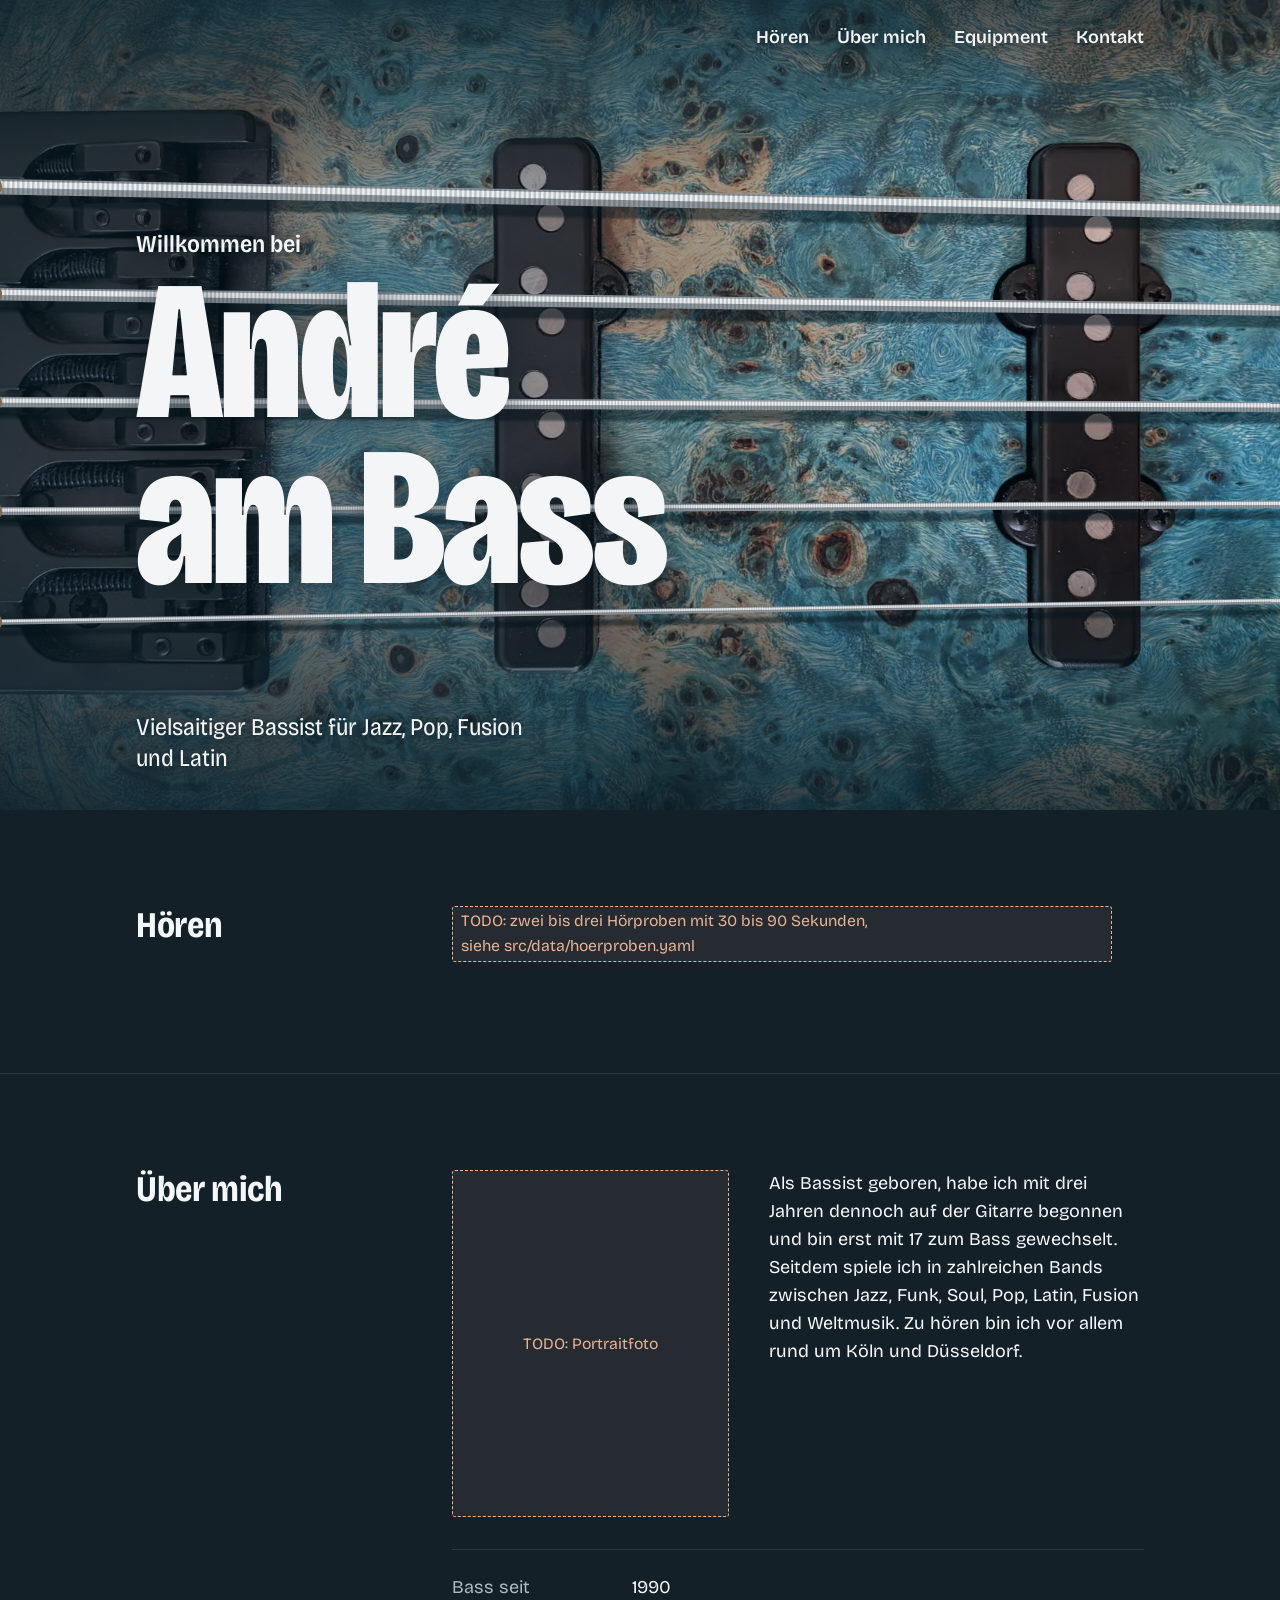
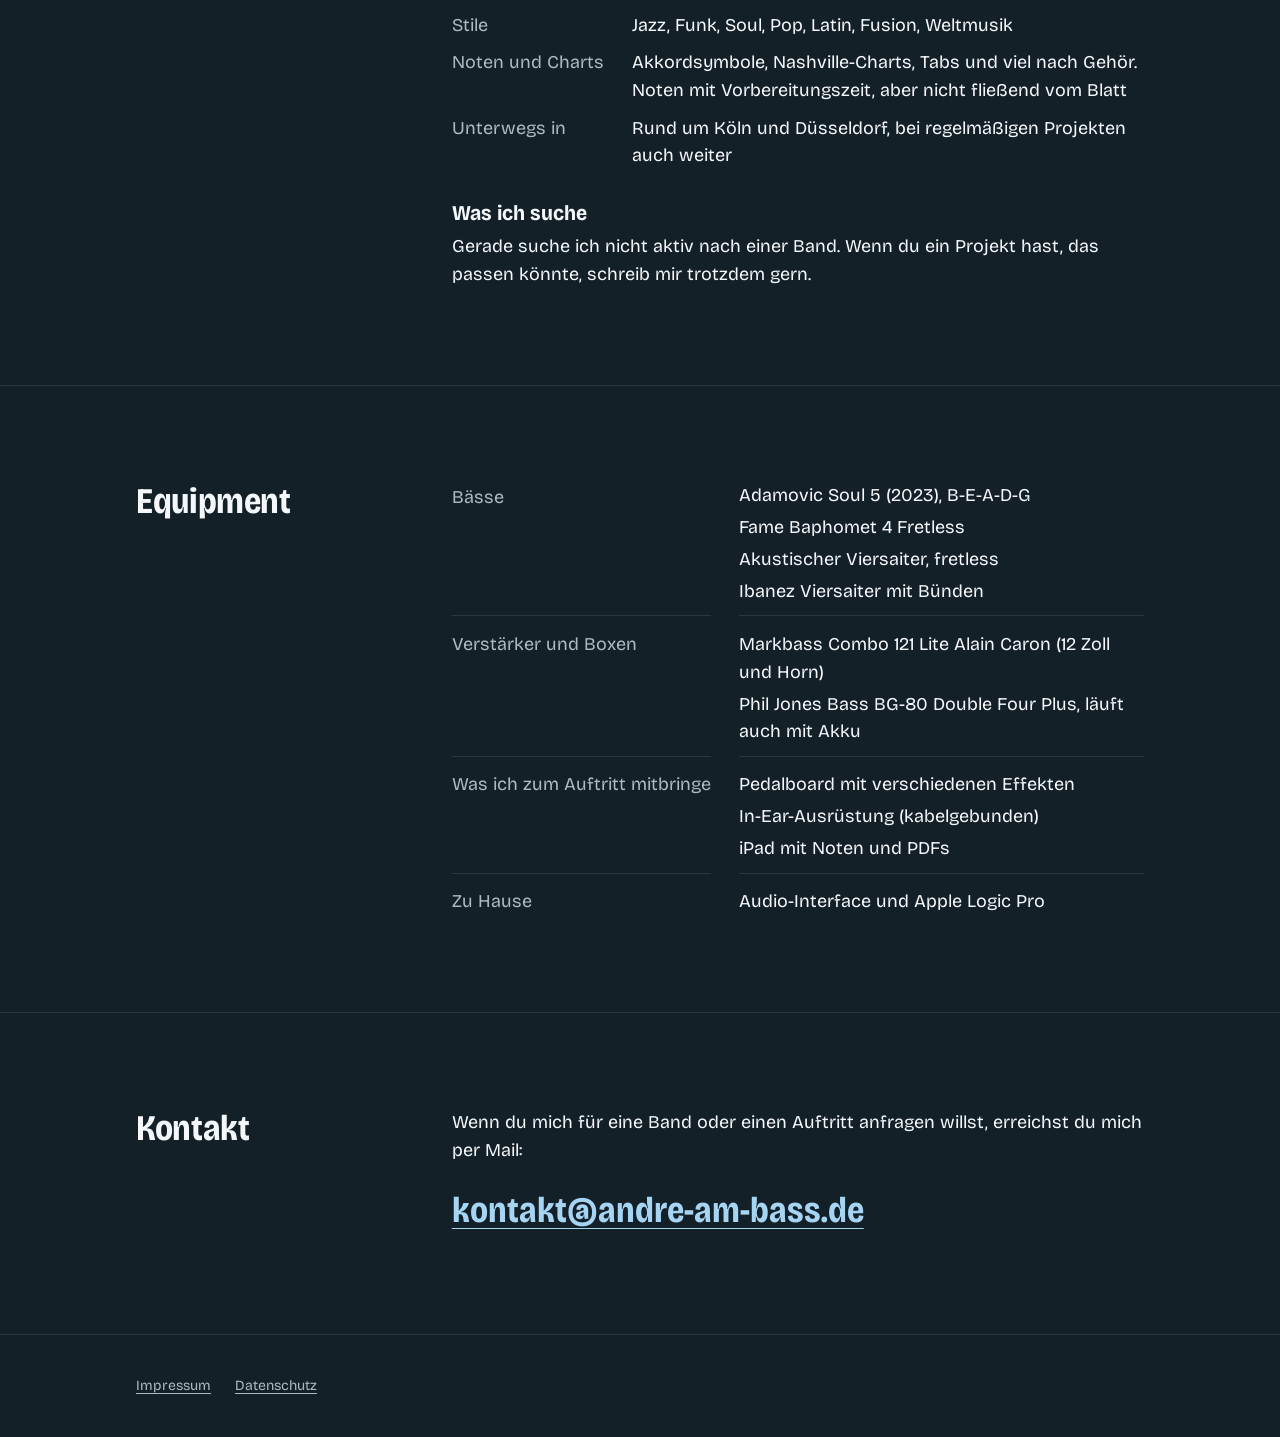
<file: index.html>
<!DOCTYPE html><html lang="de"> <head><meta charset="utf-8"><meta name="viewport" content="width=device-width, initial-scale=1"><title>André am Bass</title><meta name="description" content="André am Bass: Hörproben, Termine und Equipment."><link rel="canonical" href="https://www.andre-am-bass.de/"><link rel="icon" href="/favicon.svg" type="image/svg+xml"><meta name="theme-color" content="#142028"><meta property="og:type" content="website"><meta property="og:locale" content="de_DE"><meta property="og:title" content="André am Bass"><meta property="og:description" content="André am Bass: Hörproben, Termine und Equipment."><meta property="og:url" content="https://www.andre-am-bass.de/"><meta property="og:image" content="https://www.andre-am-bass.de/og.jpg"><meta name="twitter:card" content="summary_large_image"><script type="application/ld+json">{"@context":"https://schema.org","@type":"Person","name":"André Aulich","alternateName":"André am Bass","url":"https://www.andre-am-bass.de/"}</script><style>@font-face{font-family:Bricolage Grotesque Variable;font-style:normal;font-display:swap;font-weight:200 800;font-stretch:75% 100%;src:url(/_astro/bricolage-grotesque-vietnamese-standard-normal.Br4FGdAc.woff2)format("woff2-variations");unicode-range:U+102-103,U+110-111,U+128-129,U+168-169,U+1A0-1A1,U+1AF-1B0,U+300-301,U+303-304,U+308-309,U+323,U+329,U+1EA0-1EF9,U+20AB}@font-face{font-family:Bricolage Grotesque Variable;font-style:normal;font-display:swap;font-weight:200 800;font-stretch:75% 100%;src:url(/_astro/bricolage-grotesque-latin-ext-standard-normal.qp-RdZgh.woff2)format("woff2-variations");unicode-range:U+100-2BA,U+2BD-2C5,U+2C7-2CC,U+2CE-2D7,U+2DD-2FF,U+304,U+308,U+329,U+1D00-1DBF,U+1E00-1E9F,U+1EF2-1EFF,U+2020,U+20A0-20AB,U+20AD-20C0,U+2113,U+2C60-2C7F,U+A720-A7FF}@font-face{font-family:Bricolage Grotesque Variable;font-style:normal;font-display:swap;font-weight:200 800;font-stretch:75% 100%;src:url(/_astro/bricolage-grotesque-latin-standard-normal.C5Lc8Qmc.woff2)format("woff2-variations");unicode-range:U+??,U+131,U+152-153,U+2BB-2BC,U+2C6,U+2DA,U+2DC,U+304,U+308,U+329,U+2000-206F,U+20AC,U+2122,U+2191,U+2193,U+2212,U+2215,U+FEFF,U+FFFD}:root{color-scheme:dark;--ground:#142028;--ground-raised:#202c35;--ink:#f4f8fa;--muted:#afb9c1;--link:#a6d4f3;--link-hover:#a6d4f31f;--accent:#e9b395;--line:#5687a5;--rule:#2b363e;--placid:#1b6476;--on-placid:#f3f5f6;--string:#d3d8dc;--font:"Bricolage Grotesque Variable", ui-sans-serif, system-ui, sans-serif;--fs-small:.875rem;--fs-body:1.125rem;--fs-h3:1.3125rem;--fs-lead:1.5rem;--fs-h2:2.25rem;--wrap:70rem;--gutter:clamp(1.25rem, 5vw, 3.5rem)}*,:before,:after{box-sizing:border-box}html{-webkit-text-size-adjust:100%;scroll-behavior:smooth}@media (prefers-reduced-motion:reduce){html{scroll-behavior:auto}}body{background:var(--ground);color:var(--ink);font-family:var(--font);font-size:var(--fs-body);font-optical-sizing:auto;text-rendering:optimizelegibility;margin:0;line-height:1.55}h1,h2,h3{text-wrap:balance;margin:0;font-weight:700;font-stretch:85%;line-height:1.1}h2{font-size:var(--fs-h2);letter-spacing:-.01em}h3{font-size:var(--fs-h3);font-stretch:92%}p{text-wrap:pretty;max-width:66ch;margin:0 0 1em}p:last-child{margin-bottom:0}a{color:var(--link);text-underline-offset:.18em;text-decoration-thickness:1px}a:hover{text-decoration-thickness:2px}:focus-visible{outline:3px solid var(--link);outline-offset:3px;border-radius:2px}img{max-width:100%;height:auto;display:block}.wrap{width:100%;max-width:var(--wrap);padding-inline:var(--gutter);margin-inline:auto}.visually-hidden{clip:rect(0 0 0 0);white-space:nowrap;width:1px;height:1px;position:absolute;overflow:hidden}.todo{border:1.5px dashed var(--accent);color:var(--accent);background:#e9b39514;border-radius:3px;padding:.15em .5em;font-size:.875em;display:inline-block}p.todo{max-width:66ch;display:block}.section{padding-block:clamp(3.5rem,8vw,6rem)}.section+.section{border-top:1px solid var(--rule)}.section-grid{grid-template-columns:minmax(10rem,1fr) 2.75fr;align-items:start;gap:1.5rem clamp(2rem,5vw,4rem);display:grid}@media (width<=760px){.section-grid{grid-template-columns:1fr}}.section-intro{color:var(--muted);margin-bottom:2rem}.facts{grid-template-columns:max-content 1fr;gap:.6rem 1.75rem;margin:0;display:grid}.facts dt{color:var(--muted)}.facts dd{margin:0}@media (width<=480px){.facts{grid-template-columns:1fr;gap:.1rem}.facts dd{margin-bottom:.7rem}}.button{font:inherit;font-size:var(--fs-small);color:var(--link);cursor:pointer;background:0 0;border:1.5px solid;border-radius:999px;align-items:center;gap:.5em;padding:.35em 1em;font-weight:600;text-decoration:none;display:inline-flex}.button:hover{background:var(--link-hover)}.site-footer{border-top:1px solid var(--rule);font-size:var(--fs-small);color:var(--muted);padding-block:2.5rem}.site-footer nav{flex-wrap:wrap;gap:1.5rem;display:flex}.site-footer a{color:var(--muted)}
</style><link rel="stylesheet" href="/_astro/index.BC4yTDRx.css"></head> <body>  <header class="hero" data-astro-cid-ge2uvauf> <picture data-astro-cid-ge2uvauf="true"> <source srcset="/_astro/hero-bass.vFEXGdfA_2uTLo6.avif 800w, /_astro/hero-bass.vFEXGdfA_anpLQ.avif 1280w, /_astro/hero-bass.vFEXGdfA_w96V0.avif 1920w, /_astro/hero-bass.vFEXGdfA_ZCHUIU.avif 2560w, /_astro/hero-bass.vFEXGdfA_Z15aeEB.avif 3200w, /_astro/hero-bass.vFEXGdfA_ZIGUAA.avif 4000w" type="image/avif" sizes="max(100vw, clamp(60.5rem, 160vh, 92.5rem))"><source srcset="/_astro/hero-bass.vFEXGdfA_Z2oFIdm.webp 800w, /_astro/hero-bass.vFEXGdfA_sNciE.webp 1280w, /_astro/hero-bass.vFEXGdfA_Zh91wX.webp 1920w, /_astro/hero-bass.vFEXGdfA_Z1r14cS.webp 2560w, /_astro/hero-bass.vFEXGdfA_Z1Ssn8z.webp 3200w, /_astro/hero-bass.vFEXGdfA_Z1x044y.webp 4000w" type="image/webp" sizes="max(100vw, clamp(60.5rem, 160vh, 92.5rem))">  <img src="/_astro/hero-bass.vFEXGdfA_1OpNDT.jpg" srcset="/_astro/hero-bass.vFEXGdfA_1cEUUA.jpg 800w, /_astro/hero-bass.vFEXGdfA_zqpPz.jpg 1280w, /_astro/hero-bass.vFEXGdfA_Z1YUhCr.jpg 1920w, /_astro/hero-bass.vFEXGdfA_1UoNvz.jpg 2560w, /_astro/hero-bass.vFEXGdfA_1sWuzS.jpg 3200w, /_astro/hero-bass.vFEXGdfA_1OpNDT.jpg 4000w" sizes="max(100vw, clamp(60.5rem, 160vh, 92.5rem))" alt loading="eager" fetchpriority="high" data-astro-cid-ge2uvauf="true" decoding="async" width="4000" height="2250" class="hero-photo"> </picture> <div class="hero-scrim" aria-hidden="true" data-astro-cid-ge2uvauf></div> <nav class="hero-nav wrap" aria-label="Inhalt" data-astro-cid-ge2uvauf> <button class="nav-toggle" type="button" aria-expanded="false" aria-controls="hero-menu" aria-label="Menü öffnen" data-astro-cid-ge2uvauf> <span class="bars" aria-hidden="true" data-astro-cid-ge2uvauf><span data-astro-cid-ge2uvauf></span><span data-astro-cid-ge2uvauf></span><span data-astro-cid-ge2uvauf></span></span> </button> <ul class="nav-list" id="hero-menu" data-astro-cid-ge2uvauf> <li data-astro-cid-ge2uvauf><a href="#hoeren" data-astro-cid-ge2uvauf>Hören</a></li><li data-astro-cid-ge2uvauf><a href="#ueber-mich" data-astro-cid-ge2uvauf>Über mich</a></li><li data-astro-cid-ge2uvauf><a href="#equipment" data-astro-cid-ge2uvauf>Equipment</a></li><li data-astro-cid-ge2uvauf><a href="#kontakt" data-astro-cid-ge2uvauf>Kontakt</a></li> </ul> </nav> <script>
    // Shows the burger menu whenever the links don't fit on one line. Inline,
    // so phones never paint the wrapped links first. Without JavaScript the
    // links simply wrap.
    (() => {
      const nav = document.currentScript.previousElementSibling;
      const button = nav.querySelector('.nav-toggle');
      const list = nav.querySelector('.nav-list');

      const setOpen = (open) => {
        nav.classList.toggle('is-open', open);
        button.setAttribute('aria-expanded', String(open));
        button.setAttribute('aria-label', open ? 'Menü schließen' : 'Menü öffnen');
      };

      const update = () => {
        // The links have to be displayed to be measured.
        nav.classList.remove('is-compact');
        const navStyle = getComputedStyle(nav);
        const room = nav.clientWidth - parseFloat(navStyle.paddingLeft) - parseFloat(navStyle.paddingRight);
        const items = [...list.children];
        const gap = parseFloat(getComputedStyle(list).columnGap) || 0;
        const needed = items.reduce((sum, li) => sum + li.getBoundingClientRect().width, gap * (items.length - 1));
        const compact = Math.ceil(needed) > room;
        nav.classList.toggle('is-compact', compact);
        if (!compact) setOpen(false);
      };

      let width = -1;
      new ResizeObserver(() => {
        if (nav.clientWidth === width) return;
        width = nav.clientWidth;
        update();
      }).observe(nav);
      document.fonts?.addEventListener('loadingdone', update);
      update();

      button.addEventListener('click', () => setOpen(!nav.classList.contains('is-open')));
      list.addEventListener('click', (e) => { if (e.target.closest('a')) setOpen(false); });
      document.addEventListener('click', (e) => {
        if (!button.contains(e.target) && !list.contains(e.target)) setOpen(false);
      });
      document.addEventListener('keydown', (e) => {
        if (e.key !== 'Escape' || !nav.classList.contains('is-open')) return;
        setOpen(false);
        button.focus();
      });
      nav.addEventListener('focusout', (e) => {
        if (e.relatedTarget && !nav.contains(e.relatedTarget)) setOpen(false);
      });
      // A tap on the menu should not pluck the strings behind it.
      [button, list].forEach((el) => el.addEventListener('pointerdown', (e) => e.stopPropagation()));
    })();
  </script> <div class="hero-name wrap" data-astro-cid-ge2uvauf> <h1 data-astro-cid-ge2uvauf><span class="hello" data-astro-cid-ge2uvauf>Willkommen bei</span> <span class="big" data-astro-cid-ge2uvauf>André</span> <span class="big" data-astro-cid-ge2uvauf>am Bass</span></h1> </div> <div class="hero-foot wrap" data-astro-cid-ge2uvauf> <p class="tagline" data-astro-cid-ge2uvauf><span>Vielsaitiger Bassist für Jazz, Pop, Fusion und Latin</span></p> </div> <svg class="strings" viewBox="0 0 4000 2250" preserveAspectRatio="xMidYMid slice" data-x0="200" data-w="4000" aria-hidden="true" focusable="false" data-astro-cid-ge2uvauf> <g class="string" data-y0="518" data-y1="593" data-f="4.6" data-astro-cid-ge2uvauf> <path class="shade" data-off="30" d="M200 548 Q2100 585.5 4000 623" stroke-width="49.449999999999996" data-astro-cid-ge2uvauf></path><path class="core" data-off="0" d="M200 518 Q2100 555.5 4000 593" stroke-width="43" data-astro-cid-ge2uvauf></path><path class="shine" data-off="-6.0200000000000005" d="M200 511.98 Q2100 549.48 4000 586.98" stroke-width="18.06" data-astro-cid-ge2uvauf></path><path class="wind" data-off="0" d="M200 518 Q2100 555.5 4000 593" stroke-width="43" stroke-dasharray="6.9 6.9" data-astro-cid-ge2uvauf></path> <circle class="ball" cx="200" cy="518" r="23" data-astro-cid-ge2uvauf></circle> </g><g class="string" data-y0="817" data-y1="863" data-f="5.5" data-astro-cid-ge2uvauf> <path class="shade" data-off="30" d="M200 847 Q2100 870 4000 893" stroke-width="39.905" data-astro-cid-ge2uvauf></path><path class="core" data-off="0" d="M200 817 Q2100 840 4000 863" stroke-width="34.7" data-astro-cid-ge2uvauf></path><path class="shine" data-off="-4.8580000000000005" d="M200 812.142 Q2100 835.142 4000 858.142" stroke-width="14.574" data-astro-cid-ge2uvauf></path><path class="wind" data-off="0" d="M200 817 Q2100 840 4000 863" stroke-width="34.7" stroke-dasharray="5.6 5.6" data-astro-cid-ge2uvauf></path> <circle class="ball" cx="200" cy="817" r="23" data-astro-cid-ge2uvauf></circle> </g><g class="string" data-y0="1117" data-y1="1131" data-f="6.6" data-astro-cid-ge2uvauf> <path class="shade" data-off="30" d="M200 1147 Q2100 1154 4000 1161" stroke-width="32.315" data-astro-cid-ge2uvauf></path><path class="core" data-off="0" d="M200 1117 Q2100 1124 4000 1131" stroke-width="28.1" data-astro-cid-ge2uvauf></path><path class="shine" data-off="-3.9340000000000006" d="M200 1113.066 Q2100 1120.066 4000 1127.066" stroke-width="11.802" data-astro-cid-ge2uvauf></path><path class="wind" data-off="0" d="M200 1117 Q2100 1124 4000 1131" stroke-width="28.1" stroke-dasharray="4.5 4.5" data-astro-cid-ge2uvauf></path> <circle class="ball" cx="200" cy="1117" r="23" data-astro-cid-ge2uvauf></circle> </g><g class="string" data-y0="1420" data-y1="1400" data-f="8" data-astro-cid-ge2uvauf> <path class="shade" data-off="30" d="M200 1450 Q2100 1440 4000 1430" stroke-width="24.724999999999998" data-astro-cid-ge2uvauf></path><path class="core" data-off="0" d="M200 1420 Q2100 1410 4000 1400" stroke-width="21.5" data-astro-cid-ge2uvauf></path><path class="shine" data-off="-3.0100000000000002" d="M200 1416.99 Q2100 1406.99 4000 1396.99" stroke-width="9.03" data-astro-cid-ge2uvauf></path><path class="wind" data-off="0" d="M200 1420 Q2100 1410 4000 1400" stroke-width="21.5" stroke-dasharray="3.4 3.4" data-astro-cid-ge2uvauf></path> <circle class="ball" cx="200" cy="1420" r="23" data-astro-cid-ge2uvauf></circle> </g><g class="string" data-y0="1728" data-y1="1666" data-f="9.5" data-astro-cid-ge2uvauf> <path class="shade" data-off="30" d="M200 1758 Q2100 1727 4000 1696" stroke-width="17.134999999999998" data-astro-cid-ge2uvauf></path><path class="core" data-off="0" d="M200 1728 Q2100 1697 4000 1666" stroke-width="14.9" data-astro-cid-ge2uvauf></path><path class="shine" data-off="-2.0860000000000003" d="M200 1725.914 Q2100 1694.914 4000 1663.914" stroke-width="6.258" data-astro-cid-ge2uvauf></path><path class="wind" data-off="0" d="M200 1728 Q2100 1697 4000 1666" stroke-width="14.9" stroke-dasharray="2.4 2.4" data-astro-cid-ge2uvauf></path> <circle class="ball" cx="200" cy="1728" r="23" data-astro-cid-ge2uvauf></circle> </g> </svg> </header><script type="module">var e=document.querySelector(`.hero .strings`),t=e?.closest(`.hero`),n=window.matchMedia(`(prefers-reduced-motion: reduce)`).matches;if(e&&t&&!n){let n=Number(e.dataset.x0),r=Number(e.dataset.w),i=[...e.querySelectorAll(`.string`)].map(e=>({y0:Number(e.dataset.y0),y1:Number(e.dataset.y1),f:Number(e.dataset.f),paths:[...e.querySelectorAll(`path`)],amp:0,x:(n+r)/2,t0:0})),a=!1,o=(e,t)=>e.y0+(e.y1-e.y0)*(t-n)/(r-n),s=(e,t)=>{e.paths.forEach(i=>{let a=Number(i.dataset.off),s=o(e,e.x)+a+2*t;i.setAttribute(`d`,`M${n} ${e.y0+a} Q${e.x.toFixed(1)} ${s.toFixed(2)} ${r} ${e.y1+a}`)})},c=e=>{let t=!1;for(let n of i){if(!n.amp)continue;let r=(e-n.t0)/1e3,i=Math.exp(-r/.55);i<.02?(n.amp=0,s(n,0)):(t=!0,s(n,n.amp*i*Math.sin(2*Math.PI*n.f*r)))}a=t,t&&requestAnimationFrame(c)},l=(e,t,i)=>{e.x=Math.min(r-200,Math.max(n+400,t)),e.amp=i,e.t0=performance.now(),a||(a=!0,requestAnimationFrame(c))};i.forEach((e,t)=>setTimeout(()=>l(e,r*.56,34),450+t*85));let u=t=>{let n=e.getScreenCTM();if(!n)return{x:0,y:0};let r=new DOMPoint(t.clientX,t.clientY).matrixTransform(n.inverse());return{x:r.x,y:r.y}},d=null;t.addEventListener(`pointermove`,e=>{let t=u(e);if(d)for(let e of i){let n=o(e,t.x);if((d.y-n)*(t.y-n)<0){let n=Math.min(60,Math.max(22,Math.abs(t.y-d.y)*.5));l(e,t.x,n*Math.sign(t.y-d.y))}}d=t}),t.addEventListener(`pointerleave`,()=>{d=null}),t.addEventListener(`pointerdown`,e=>{let t=u(e),n=i.find(e=>Math.abs(o(e,t.x)-t.y)<80);n&&l(n,t.x,46)})}</script> <main data-astro-cid-lcdefpme> <section class="section" id="hoeren" aria-labelledby="h-hoeren" data-astro-cid-lcdefpme> <div class="wrap section-grid" data-astro-cid-lcdefpme> <h2 id="h-hoeren" data-astro-cid-lcdefpme>Hören</h2> <div data-astro-cid-lcdefpme> <p class="todo" data-astro-cid-lcdefpme>TODO: zwei bis drei Hörproben mit 30 bis 90 Sekunden, siehe src/data/hoerproben.yaml</p> <ul class="proben" role="list" data-astro-cid-lcdefpme>  </ul> </div> </div> </section> <section class="section" id="ueber-mich" aria-labelledby="h-ueber" data-astro-cid-lcdefpme> <div class="wrap section-grid" data-astro-cid-lcdefpme> <h2 id="h-ueber" data-astro-cid-lcdefpme>Über mich</h2> <div class="about" data-astro-cid-lcdefpme> <div class="about-photo" data-astro-cid-lcdefpme> <p class="todo" data-astro-cid-lcdefpme>TODO: Portraitfoto</p> </div> <div class="about-text" data-astro-cid-lcdefpme> <p>Als Bassist geboren, habe ich mit drei Jahren dennoch auf der Gitarre begonnen und bin erst mit 17 zum Bass gewechselt. Seitdem spiele ich in zahlreichen Bands zwischen Jazz, Funk, Soul, Pop, Latin, Fusion und Weltmusik. Zu hören bin ich vor allem rund um Köln und Düsseldorf.</p> </div> <dl class="facts about-facts" data-astro-cid-lcdefpme>  <dt data-astro-cid-lcdefpme>Bass seit</dt> <dd data-astro-cid-lcdefpme><span>1990</span></dd>  <dt data-astro-cid-lcdefpme>Stile</dt> <dd data-astro-cid-lcdefpme><span>Jazz, Funk, Soul, Pop, Latin, Fusion, Weltmusik</span></dd>  <dt data-astro-cid-lcdefpme>Noten und Charts</dt> <dd data-astro-cid-lcdefpme><span>Akkordsymbole, Nashville-Charts, Tabs und viel nach Gehör. Noten mit Vorbereitungszeit, aber nicht fließend vom Blatt</span></dd>  <dt data-astro-cid-lcdefpme>Unterwegs in</dt> <dd data-astro-cid-lcdefpme><span>Rund um Köln und Düsseldorf, bei regelmäßigen Projekten auch weiter</span></dd>  </dl> <div class="about-search" data-astro-cid-lcdefpme> <h3 data-astro-cid-lcdefpme>Was ich suche</h3> <p>Gerade suche ich nicht aktiv nach einer Band. Wenn du ein Projekt hast, das passen könnte, schreib mir trotzdem gern.</p> </div> </div> </div> </section> <section class="section" id="equipment" aria-labelledby="h-equipment" data-astro-cid-lcdefpme> <div class="wrap section-grid" data-astro-cid-lcdefpme> <h2 id="h-equipment" data-astro-cid-lcdefpme>Equipment</h2> <dl class="facts gear" data-astro-cid-lcdefpme>  <dt data-astro-cid-lcdefpme>Bässe</dt> <dd data-astro-cid-lcdefpme> <ul role="list" data-astro-cid-lcdefpme> <li data-astro-cid-lcdefpme><span>Adamovic Soul 5 (2023), B-E-A-D-G</span></li><li data-astro-cid-lcdefpme><span>Fame Baphomet 4 Fretless</span></li><li data-astro-cid-lcdefpme><span>Akustischer Viersaiter, fretless</span></li><li data-astro-cid-lcdefpme><span>Ibanez Viersaiter mit Bünden</span></li> </ul> </dd>  <dt data-astro-cid-lcdefpme>Verstärker und Boxen</dt> <dd data-astro-cid-lcdefpme> <ul role="list" data-astro-cid-lcdefpme> <li data-astro-cid-lcdefpme><span>Markbass Combo 121 Lite Alain Caron (12 Zoll und Horn)</span></li><li data-astro-cid-lcdefpme><span>Phil Jones Bass BG-80 Double Four Plus, läuft auch mit Akku</span></li> </ul> </dd>  <dt data-astro-cid-lcdefpme>Was ich zum Auftritt mitbringe</dt> <dd data-astro-cid-lcdefpme> <ul role="list" data-astro-cid-lcdefpme> <li data-astro-cid-lcdefpme><span>Pedalboard mit verschiedenen Effekten</span></li><li data-astro-cid-lcdefpme><span>In-Ear-Ausrüstung (kabelgebunden)</span></li><li data-astro-cid-lcdefpme><span>iPad mit Noten und PDFs</span></li> </ul> </dd>  <dt data-astro-cid-lcdefpme>Zu Hause</dt> <dd data-astro-cid-lcdefpme> <ul role="list" data-astro-cid-lcdefpme> <li data-astro-cid-lcdefpme><span>Audio-Interface und Apple Logic Pro</span></li> </ul> </dd>  </dl> </div> </section>  <section class="section" id="kontakt" aria-labelledby="h-kontakt" data-astro-cid-lcdefpme> <div class="wrap section-grid" data-astro-cid-lcdefpme> <h2 id="h-kontakt" data-astro-cid-lcdefpme>Kontakt</h2> <div data-astro-cid-lcdefpme> <p data-astro-cid-lcdefpme>Wenn du mich für eine Band oder einen Auftritt anfragen willst, erreichst du mich per Mail:</p> <p class="mail" data-astro-cid-lcdefpme><a href="mailto:kontakt@andre-am-bass.de" data-astro-cid-lcdefpme>kontakt@andre-am-bass.de</a></p>  </div> </div> </section> </main>  <footer class="site-footer"> <div class="wrap"> <nav aria-label="Rechtliches"> <a href="/impressum/">Impressum</a> <a href="/datenschutz/">Datenschutz</a> </nav> </div> </footer> </body> </html><script type="module">var e=document.getElementById(`gigs-next`),t=document.getElementById(`gigs-past`);if(e&&t){let n=new Date,r=`${n.getFullYear()}-${String(n.getMonth()+1).padStart(2,`0`)}-${String(n.getDate()).padStart(2,`0`)}`;for(let n of[...e.querySelectorAll(`li`)])(n.dataset.datum??``)<r&&(n.querySelector(`.gig-wd`)?.remove(),n.querySelectorAll(`.gig-note, .gig-info p:has(a)`).forEach(e=>e.remove()),t.prepend(n));let i=document.querySelector(`.no-gigs`);i&&(i.hidden=e.children.length>0);let a=document.querySelector(`.gigs-past`);a&&(a.hidden=t.children.length===0)}</script>
</file>
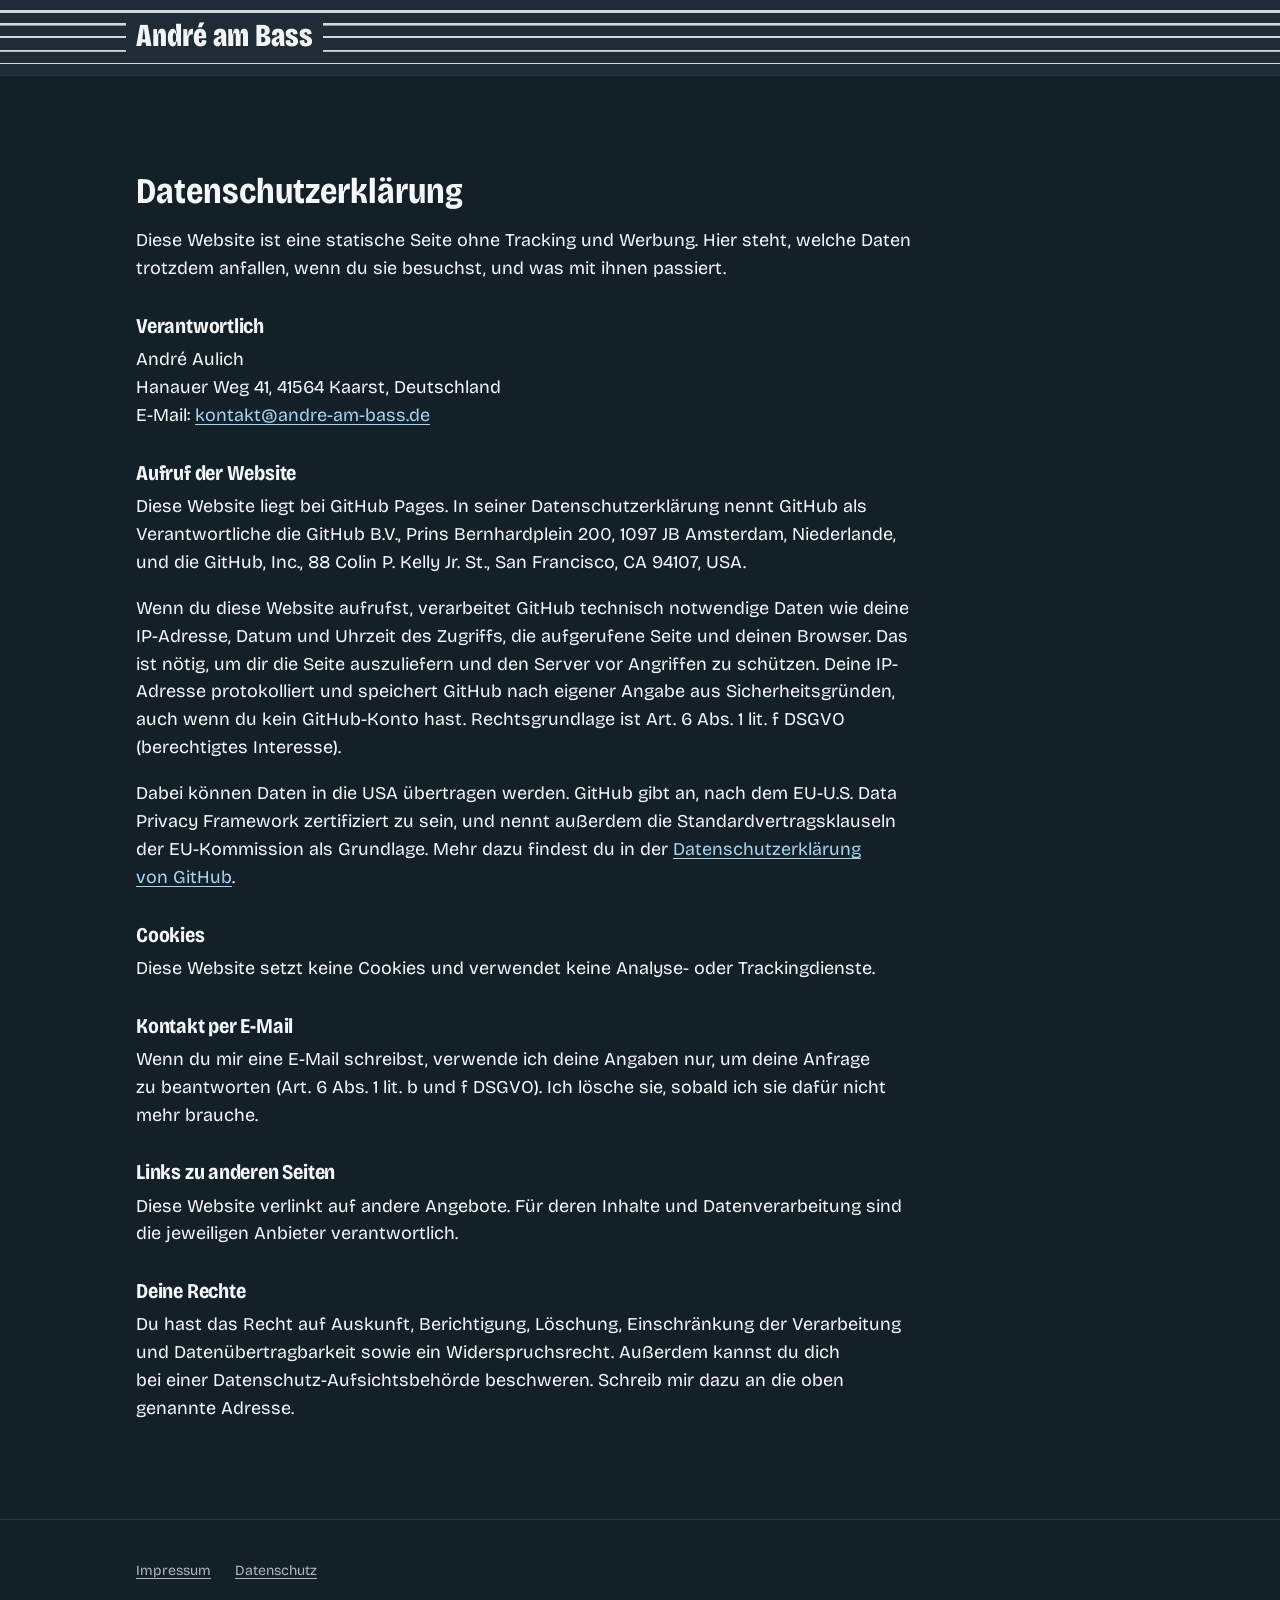
<file: datenschutz/index.html>
<!DOCTYPE html><html lang="de"> <head><meta charset="utf-8"><meta name="viewport" content="width=device-width, initial-scale=1"><title>Datenschutz | André am Bass</title><meta name="description" content="Datenschutzerklärung von andre-am-bass.de"><link rel="canonical" href="https://www.andre-am-bass.de/datenschutz/"><meta name="robots" content="noindex, follow"><link rel="icon" href="/favicon.svg" type="image/svg+xml"><meta name="theme-color" content="#142028"><meta property="og:type" content="website"><meta property="og:locale" content="de_DE"><meta property="og:title" content="Datenschutz | André am Bass"><meta property="og:description" content="Datenschutzerklärung von andre-am-bass.de"><meta property="og:url" content="https://www.andre-am-bass.de/datenschutz/"><meta property="og:image" content="https://www.andre-am-bass.de/og.jpg"><meta name="twitter:card" content="summary_large_image"><style>@font-face{font-family:Bricolage Grotesque Variable;font-style:normal;font-display:swap;font-weight:200 800;font-stretch:75% 100%;src:url(/_astro/bricolage-grotesque-vietnamese-standard-normal.Br4FGdAc.woff2)format("woff2-variations");unicode-range:U+102-103,U+110-111,U+128-129,U+168-169,U+1A0-1A1,U+1AF-1B0,U+300-301,U+303-304,U+308-309,U+323,U+329,U+1EA0-1EF9,U+20AB}@font-face{font-family:Bricolage Grotesque Variable;font-style:normal;font-display:swap;font-weight:200 800;font-stretch:75% 100%;src:url(/_astro/bricolage-grotesque-latin-ext-standard-normal.qp-RdZgh.woff2)format("woff2-variations");unicode-range:U+100-2BA,U+2BD-2C5,U+2C7-2CC,U+2CE-2D7,U+2DD-2FF,U+304,U+308,U+329,U+1D00-1DBF,U+1E00-1E9F,U+1EF2-1EFF,U+2020,U+20A0-20AB,U+20AD-20C0,U+2113,U+2C60-2C7F,U+A720-A7FF}@font-face{font-family:Bricolage Grotesque Variable;font-style:normal;font-display:swap;font-weight:200 800;font-stretch:75% 100%;src:url(/_astro/bricolage-grotesque-latin-standard-normal.C5Lc8Qmc.woff2)format("woff2-variations");unicode-range:U+??,U+131,U+152-153,U+2BB-2BC,U+2C6,U+2DA,U+2DC,U+304,U+308,U+329,U+2000-206F,U+20AC,U+2122,U+2191,U+2193,U+2212,U+2215,U+FEFF,U+FFFD}:root{color-scheme:dark;--ground:#142028;--ground-raised:#202c35;--ink:#f4f8fa;--muted:#afb9c1;--link:#a6d4f3;--link-hover:#a6d4f31f;--accent:#e9b395;--line:#5687a5;--rule:#2b363e;--placid:#1b6476;--on-placid:#f3f5f6;--string:#d3d8dc;--font:"Bricolage Grotesque Variable", ui-sans-serif, system-ui, sans-serif;--fs-small:.875rem;--fs-body:1.125rem;--fs-h3:1.3125rem;--fs-lead:1.5rem;--fs-h2:2.25rem;--wrap:70rem;--gutter:clamp(1.25rem, 5vw, 3.5rem)}*,:before,:after{box-sizing:border-box}html{-webkit-text-size-adjust:100%;scroll-behavior:smooth}@media (prefers-reduced-motion:reduce){html{scroll-behavior:auto}}body{background:var(--ground);color:var(--ink);font-family:var(--font);font-size:var(--fs-body);font-optical-sizing:auto;text-rendering:optimizelegibility;margin:0;line-height:1.55}h1,h2,h3{text-wrap:balance;margin:0;font-weight:700;font-stretch:85%;line-height:1.1}h2{font-size:var(--fs-h2);letter-spacing:-.01em}h3{font-size:var(--fs-h3);font-stretch:92%}p{text-wrap:pretty;max-width:66ch;margin:0 0 1em}p:last-child{margin-bottom:0}a{color:var(--link);text-underline-offset:.18em;text-decoration-thickness:1px}a:hover{text-decoration-thickness:2px}:focus-visible{outline:3px solid var(--link);outline-offset:3px;border-radius:2px}img{max-width:100%;height:auto;display:block}.wrap{width:100%;max-width:var(--wrap);padding-inline:var(--gutter);margin-inline:auto}.visually-hidden{clip:rect(0 0 0 0);white-space:nowrap;width:1px;height:1px;position:absolute;overflow:hidden}.todo{border:1.5px dashed var(--accent);color:var(--accent);background:#e9b39514;border-radius:3px;padding:.15em .5em;font-size:.875em;display:inline-block}p.todo{max-width:66ch;display:block}.section{padding-block:clamp(3.5rem,8vw,6rem)}.section+.section{border-top:1px solid var(--rule)}.section-grid{grid-template-columns:minmax(10rem,1fr) 2.75fr;align-items:start;gap:1.5rem clamp(2rem,5vw,4rem);display:grid}@media (width<=760px){.section-grid{grid-template-columns:1fr}}.section-intro{color:var(--muted);margin-bottom:2rem}.facts{grid-template-columns:max-content 1fr;gap:.6rem 1.75rem;margin:0;display:grid}.facts dt{color:var(--muted)}.facts dd{margin:0}@media (width<=480px){.facts{grid-template-columns:1fr;gap:.1rem}.facts dd{margin-bottom:.7rem}}.button{font:inherit;font-size:var(--fs-small);color:var(--link);cursor:pointer;background:0 0;border:1.5px solid;border-radius:999px;align-items:center;gap:.5em;padding:.35em 1em;font-weight:600;text-decoration:none;display:inline-flex}.button:hover{background:var(--link-hover)}.site-footer{border-top:1px solid var(--rule);font-size:var(--fs-small);color:var(--muted);padding-block:2.5rem}.site-footer nav{flex-wrap:wrap;gap:1.5rem;display:flex}.site-footer a{color:var(--muted)}
.page-header[data-astro-cid-b2i3gsw2]{background-color:var(--ground-raised);border-bottom:1px solid var(--rule);background-image:linear-gradient(var(--string), var(--string)), linear-gradient(var(--string), var(--string)), linear-gradient(var(--string), var(--string)), linear-gradient(var(--string), var(--string)), linear-gradient(var(--string), var(--string));background-position:0 14%,0 32%,0,0 68%,0 86%;background-repeat:no-repeat;background-size:100% 3px,100% 2.6px,100% 2.2px,100% 1.8px,100% 1.4px;padding-block:1.25rem}a[data-astro-cid-b2i3gsw2]{background:var(--ground-raised);color:var(--on-placid);margin-inline:-.6rem;padding-inline:.6rem;font-size:2rem;font-weight:800;font-stretch:75%;line-height:1;text-decoration:none;display:inline-block;position:relative}a[data-astro-cid-b2i3gsw2]:focus-visible{outline-color:var(--on-placid)}
.legal[data-astro-cid-x4lnokx7] h1[data-astro-cid-x4lnokx7]{font-size:var(--fs-h2);margin-bottom:1rem}.legal[data-astro-cid-x4lnokx7] h2[data-astro-cid-x4lnokx7]{font-size:var(--fs-h3);margin:2rem 0 .5rem}
</style></head> <body>  <header class="page-header" data-astro-cid-b2i3gsw2> <div class="wrap" data-astro-cid-b2i3gsw2><a href="/" data-astro-cid-b2i3gsw2>André am Bass</a></div> </header> <main class="section" data-astro-cid-x4lnokx7> <div class="wrap legal" data-astro-cid-x4lnokx7> <h1 data-astro-cid-x4lnokx7>Datenschutzerklärung</h1> <p data-astro-cid-x4lnokx7>
Diese Website ist eine statische Seite ohne Tracking und Werbung.
        Hier steht, welche Daten trotzdem anfallen, wenn du sie besuchst, und was mit ihnen passiert.
</p> <h2 data-astro-cid-x4lnokx7>Verantwortlich</h2> <p data-astro-cid-x4lnokx7> André Aulich<br data-astro-cid-x4lnokx7> <span>Hanauer Weg 41</span>, <span>41564 Kaarst</span>, Deutschland<br data-astro-cid-x4lnokx7>
E-Mail: <a href="mailto:kontakt@andre-am-bass.de" data-astro-cid-x4lnokx7>kontakt@andre-am-bass.de</a> </p> <h2 data-astro-cid-x4lnokx7>Aufruf der Website</h2> <p data-astro-cid-x4lnokx7>
Diese Website liegt bei GitHub Pages. In seiner Datenschutzerklärung nennt GitHub als Verantwortliche
        die GitHub B.V., Prins Bernhardplein 200, 1097 JB Amsterdam, Niederlande, und die GitHub, Inc.,
        88 Colin P. Kelly Jr. St., San Francisco, CA 94107, USA.
</p> <p data-astro-cid-x4lnokx7>
Wenn du diese Website aufrufst, verarbeitet GitHub technisch notwendige Daten wie deine IP-Adresse,
        Datum und Uhrzeit des Zugriffs, die aufgerufene Seite und deinen Browser. Das ist nötig, um dir die
        Seite auszuliefern und den Server vor Angriffen zu schützen. Deine IP-Adresse protokolliert und
        speichert GitHub nach eigener Angabe aus Sicherheitsgründen, auch wenn du kein GitHub-Konto hast.
        Rechtsgrundlage ist Art. 6 Abs. 1 lit. f DSGVO (berechtigtes Interesse).
</p> <p data-astro-cid-x4lnokx7>
Dabei können Daten in die USA übertragen werden. GitHub gibt an, nach dem EU-U.S. Data Privacy
        Framework zertifiziert zu sein, und nennt außerdem die Standardvertragsklauseln der EU-Kommission
        als Grundlage. Mehr dazu findest du in der
<a href="https://docs.github.com/de/site-policy/privacy-policies/github-general-privacy-statement" data-astro-cid-x4lnokx7>Datenschutzerklärung von GitHub</a>.
</p> <h2 data-astro-cid-x4lnokx7>Cookies</h2> <p data-astro-cid-x4lnokx7>
Diese Website setzt keine Cookies und verwendet keine Analyse- oder Trackingdienste.
 </p>  <h2 data-astro-cid-x4lnokx7>Kontakt per E-Mail</h2> <p data-astro-cid-x4lnokx7>
Wenn du mir eine E-Mail schreibst, verwende ich deine Angaben nur, um deine Anfrage zu beantworten
        (Art. 6 Abs. 1 lit. b und f DSGVO). Ich lösche sie, sobald ich sie dafür nicht mehr brauche.
</p> <h2 data-astro-cid-x4lnokx7>Links zu anderen Seiten</h2> <p data-astro-cid-x4lnokx7>
Diese Website verlinkt auf andere Angebote. Für deren Inhalte und Datenverarbeitung sind die
        jeweiligen Anbieter verantwortlich.
</p> <h2 data-astro-cid-x4lnokx7>Deine Rechte</h2> <p data-astro-cid-x4lnokx7>
Du hast das Recht auf Auskunft, Berichtigung, Löschung, Einschränkung der Verarbeitung und
        Datenübertragbarkeit sowie ein Widerspruchsrecht. Außerdem kannst du dich bei einer
        Datenschutz-Aufsichtsbehörde beschweren. Schreib mir dazu an die oben genannte Adresse.
</p> </div> </main>  <footer class="site-footer"> <div class="wrap"> <nav aria-label="Rechtliches"> <a href="/impressum/">Impressum</a> <a href="/datenschutz/">Datenschutz</a> </nav> </div> </footer> </body> </html>
</file>
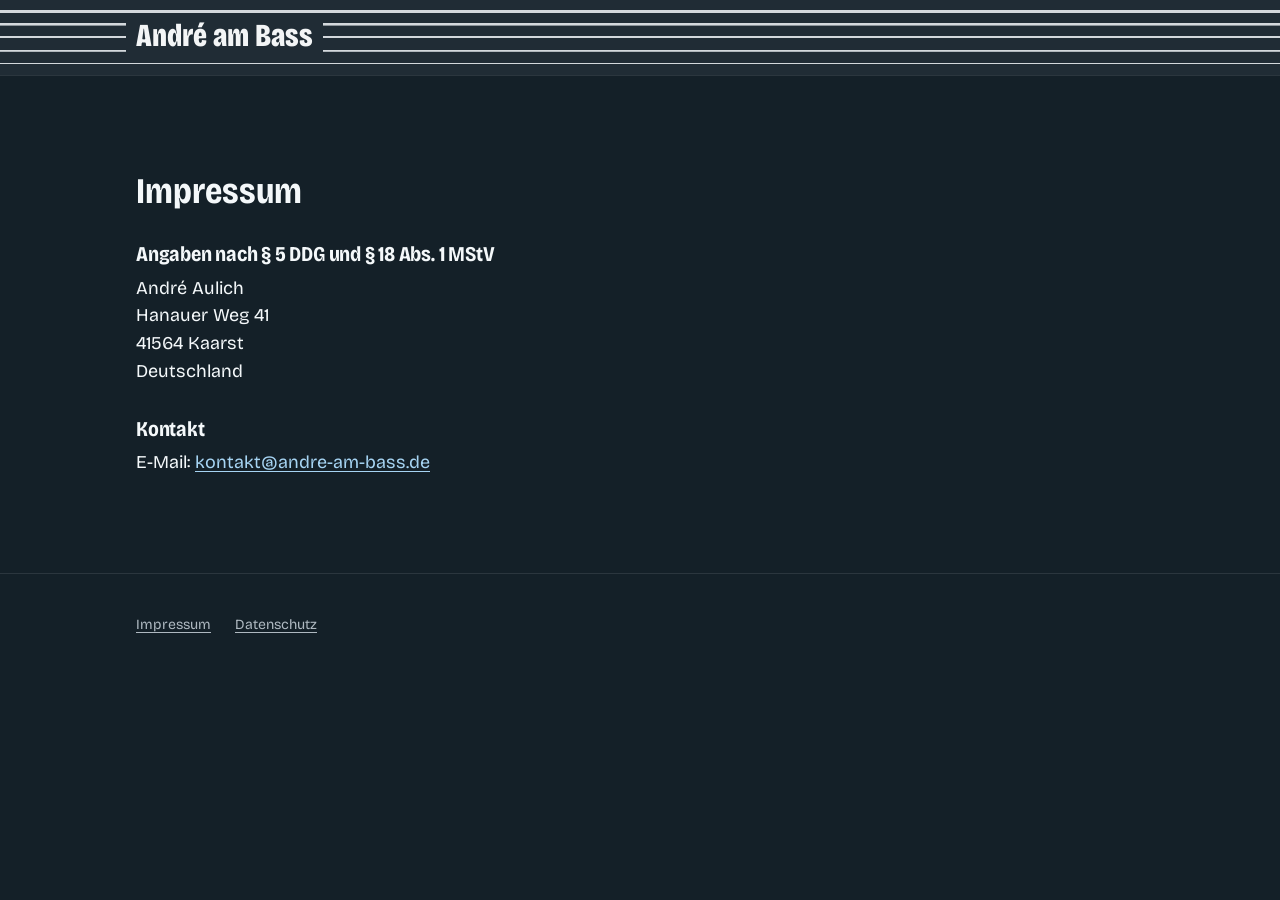
<file: impressum/index.html>
<!DOCTYPE html><html lang="de"> <head><meta charset="utf-8"><meta name="viewport" content="width=device-width, initial-scale=1"><title>Impressum | André am Bass</title><meta name="description" content="Impressum von andre-am-bass.de"><link rel="canonical" href="https://www.andre-am-bass.de/impressum/"><meta name="robots" content="noindex, follow"><link rel="icon" href="/favicon.svg" type="image/svg+xml"><meta name="theme-color" content="#142028"><meta property="og:type" content="website"><meta property="og:locale" content="de_DE"><meta property="og:title" content="Impressum | André am Bass"><meta property="og:description" content="Impressum von andre-am-bass.de"><meta property="og:url" content="https://www.andre-am-bass.de/impressum/"><meta property="og:image" content="https://www.andre-am-bass.de/og.jpg"><meta name="twitter:card" content="summary_large_image"><style>@font-face{font-family:Bricolage Grotesque Variable;font-style:normal;font-display:swap;font-weight:200 800;font-stretch:75% 100%;src:url(/_astro/bricolage-grotesque-vietnamese-standard-normal.Br4FGdAc.woff2)format("woff2-variations");unicode-range:U+102-103,U+110-111,U+128-129,U+168-169,U+1A0-1A1,U+1AF-1B0,U+300-301,U+303-304,U+308-309,U+323,U+329,U+1EA0-1EF9,U+20AB}@font-face{font-family:Bricolage Grotesque Variable;font-style:normal;font-display:swap;font-weight:200 800;font-stretch:75% 100%;src:url(/_astro/bricolage-grotesque-latin-ext-standard-normal.qp-RdZgh.woff2)format("woff2-variations");unicode-range:U+100-2BA,U+2BD-2C5,U+2C7-2CC,U+2CE-2D7,U+2DD-2FF,U+304,U+308,U+329,U+1D00-1DBF,U+1E00-1E9F,U+1EF2-1EFF,U+2020,U+20A0-20AB,U+20AD-20C0,U+2113,U+2C60-2C7F,U+A720-A7FF}@font-face{font-family:Bricolage Grotesque Variable;font-style:normal;font-display:swap;font-weight:200 800;font-stretch:75% 100%;src:url(/_astro/bricolage-grotesque-latin-standard-normal.C5Lc8Qmc.woff2)format("woff2-variations");unicode-range:U+??,U+131,U+152-153,U+2BB-2BC,U+2C6,U+2DA,U+2DC,U+304,U+308,U+329,U+2000-206F,U+20AC,U+2122,U+2191,U+2193,U+2212,U+2215,U+FEFF,U+FFFD}:root{color-scheme:dark;--ground:#142028;--ground-raised:#202c35;--ink:#f4f8fa;--muted:#afb9c1;--link:#a6d4f3;--link-hover:#a6d4f31f;--accent:#e9b395;--line:#5687a5;--rule:#2b363e;--placid:#1b6476;--on-placid:#f3f5f6;--string:#d3d8dc;--font:"Bricolage Grotesque Variable", ui-sans-serif, system-ui, sans-serif;--fs-small:.875rem;--fs-body:1.125rem;--fs-h3:1.3125rem;--fs-lead:1.5rem;--fs-h2:2.25rem;--wrap:70rem;--gutter:clamp(1.25rem, 5vw, 3.5rem)}*,:before,:after{box-sizing:border-box}html{-webkit-text-size-adjust:100%;scroll-behavior:smooth}@media (prefers-reduced-motion:reduce){html{scroll-behavior:auto}}body{background:var(--ground);color:var(--ink);font-family:var(--font);font-size:var(--fs-body);font-optical-sizing:auto;text-rendering:optimizelegibility;margin:0;line-height:1.55}h1,h2,h3{text-wrap:balance;margin:0;font-weight:700;font-stretch:85%;line-height:1.1}h2{font-size:var(--fs-h2);letter-spacing:-.01em}h3{font-size:var(--fs-h3);font-stretch:92%}p{text-wrap:pretty;max-width:66ch;margin:0 0 1em}p:last-child{margin-bottom:0}a{color:var(--link);text-underline-offset:.18em;text-decoration-thickness:1px}a:hover{text-decoration-thickness:2px}:focus-visible{outline:3px solid var(--link);outline-offset:3px;border-radius:2px}img{max-width:100%;height:auto;display:block}.wrap{width:100%;max-width:var(--wrap);padding-inline:var(--gutter);margin-inline:auto}.visually-hidden{clip:rect(0 0 0 0);white-space:nowrap;width:1px;height:1px;position:absolute;overflow:hidden}.todo{border:1.5px dashed var(--accent);color:var(--accent);background:#e9b39514;border-radius:3px;padding:.15em .5em;font-size:.875em;display:inline-block}p.todo{max-width:66ch;display:block}.section{padding-block:clamp(3.5rem,8vw,6rem)}.section+.section{border-top:1px solid var(--rule)}.section-grid{grid-template-columns:minmax(10rem,1fr) 2.75fr;align-items:start;gap:1.5rem clamp(2rem,5vw,4rem);display:grid}@media (width<=760px){.section-grid{grid-template-columns:1fr}}.section-intro{color:var(--muted);margin-bottom:2rem}.facts{grid-template-columns:max-content 1fr;gap:.6rem 1.75rem;margin:0;display:grid}.facts dt{color:var(--muted)}.facts dd{margin:0}@media (width<=480px){.facts{grid-template-columns:1fr;gap:.1rem}.facts dd{margin-bottom:.7rem}}.button{font:inherit;font-size:var(--fs-small);color:var(--link);cursor:pointer;background:0 0;border:1.5px solid;border-radius:999px;align-items:center;gap:.5em;padding:.35em 1em;font-weight:600;text-decoration:none;display:inline-flex}.button:hover{background:var(--link-hover)}.site-footer{border-top:1px solid var(--rule);font-size:var(--fs-small);color:var(--muted);padding-block:2.5rem}.site-footer nav{flex-wrap:wrap;gap:1.5rem;display:flex}.site-footer a{color:var(--muted)}
.page-header[data-astro-cid-b2i3gsw2]{background-color:var(--ground-raised);border-bottom:1px solid var(--rule);background-image:linear-gradient(var(--string), var(--string)), linear-gradient(var(--string), var(--string)), linear-gradient(var(--string), var(--string)), linear-gradient(var(--string), var(--string)), linear-gradient(var(--string), var(--string));background-position:0 14%,0 32%,0,0 68%,0 86%;background-repeat:no-repeat;background-size:100% 3px,100% 2.6px,100% 2.2px,100% 1.8px,100% 1.4px;padding-block:1.25rem}a[data-astro-cid-b2i3gsw2]{background:var(--ground-raised);color:var(--on-placid);margin-inline:-.6rem;padding-inline:.6rem;font-size:2rem;font-weight:800;font-stretch:75%;line-height:1;text-decoration:none;display:inline-block;position:relative}a[data-astro-cid-b2i3gsw2]:focus-visible{outline-color:var(--on-placid)}
.legal[data-astro-cid-wvx5tcg7] h1[data-astro-cid-wvx5tcg7]{font-size:var(--fs-h2);margin-bottom:1rem}.legal[data-astro-cid-wvx5tcg7] h2[data-astro-cid-wvx5tcg7]{font-size:var(--fs-h3);margin:2rem 0 .5rem}
</style></head> <body>  <header class="page-header" data-astro-cid-b2i3gsw2> <div class="wrap" data-astro-cid-b2i3gsw2><a href="/" data-astro-cid-b2i3gsw2>André am Bass</a></div> </header> <main class="section" data-astro-cid-wvx5tcg7> <div class="wrap legal" data-astro-cid-wvx5tcg7> <h1 data-astro-cid-wvx5tcg7>Impressum</h1> <h2 data-astro-cid-wvx5tcg7>Angaben nach § 5 DDG und § 18 Abs. 1 MStV</h2> <p data-astro-cid-wvx5tcg7> André Aulich<br data-astro-cid-wvx5tcg7> <span>Hanauer Weg 41</span><br data-astro-cid-wvx5tcg7> <span>41564 Kaarst</span><br data-astro-cid-wvx5tcg7>
Deutschland
</p> <h2 data-astro-cid-wvx5tcg7>Kontakt</h2> <p data-astro-cid-wvx5tcg7>
E-Mail: <a href="mailto:kontakt@andre-am-bass.de" data-astro-cid-wvx5tcg7>kontakt@andre-am-bass.de</a> </p> </div> </main>  <footer class="site-footer"> <div class="wrap"> <nav aria-label="Rechtliches"> <a href="/impressum/">Impressum</a> <a href="/datenschutz/">Datenschutz</a> </nav> </div> </footer> </body> </html>
</file>
<file: _astro/index.BC4yTDRx.css>
.hero[data-astro-cid-ge2uvauf]{--hero-h:max(clamp(34rem, 90svh, 52rem), min(42vw, 100svh));--px:max(100vw / 4000, var(--hero-h) / 2250);--name-room:calc(var(--hero-h) / 2 + 445 * var(--px) - 9rem);min-height:var(--hero-h);background:var(--placid);color:var(--on-placid);grid-template-rows:auto 1fr auto;display:grid;position:relative;overflow:hidden}.hero[data-astro-cid-ge2uvauf]>picture{position:absolute;inset:0}.hero[data-astro-cid-ge2uvauf] .hero-photo{object-fit:cover;object-position:50% 50%;width:100%;max-width:none;height:100%;position:absolute;inset:0}.hero-scrim[data-astro-cid-ge2uvauf]{z-index:1;background:linear-gradient(#081e28a8,#0000 22% 66%,#081e28c2),linear-gradient(90deg,#081e28a3,#081e2861 58%,#081e281f);position:absolute;inset:0}@media (width<=760px){.hero-scrim[data-astro-cid-ge2uvauf]{background:linear-gradient(#081e28a8,#0000 22% 66%,#081e28cc),#081e2875}}.hero-nav[data-astro-cid-ge2uvauf]{z-index:4;text-shadow:0 1px .5em #061820cc;grid-area:1/1;justify-content:flex-end;padding-block:1.5rem;font-weight:600;display:flex;position:relative}.nav-list[data-astro-cid-ge2uvauf]{flex-wrap:wrap;justify-content:flex-end;gap:.4rem 1.75rem;margin:0;padding:0;list-style:none;display:flex}.nav-list[data-astro-cid-ge2uvauf] li[data-astro-cid-ge2uvauf]{white-space:nowrap;flex:none}.hero-nav[data-astro-cid-ge2uvauf] a[data-astro-cid-ge2uvauf]{color:var(--on-placid);text-decoration:none}.hero-nav[data-astro-cid-ge2uvauf] a[data-astro-cid-ge2uvauf]:hover{text-decoration:underline}.hero[data-astro-cid-ge2uvauf] [data-astro-cid-ge2uvauf]:focus-visible{outline-color:var(--on-placid)}.nav-toggle[data-astro-cid-ge2uvauf]{display:none}.hero-nav[data-astro-cid-ge2uvauf].is-compact .nav-toggle[data-astro-cid-ge2uvauf]{margin-block:-.5rem;width:2.75rem;height:2.75rem;color:var(--on-placid);cursor:pointer;background:#081e2880;border:0;border-radius:4px;place-items:center;margin-right:-.5rem;padding:0;display:grid}.hero-nav[data-astro-cid-ge2uvauf].is-open .nav-toggle[data-astro-cid-ge2uvauf]{background:var(--ground-raised)}.bars[data-astro-cid-ge2uvauf]{width:1.5rem;height:1.125rem;display:block;position:relative}.bars[data-astro-cid-ge2uvauf] span[data-astro-cid-ge2uvauf]{background:currentColor;border-radius:1px;width:100%;height:2px;transition:transform .18s,opacity .18s;position:absolute;left:0}.bars[data-astro-cid-ge2uvauf] span[data-astro-cid-ge2uvauf]:first-child{top:0}.bars[data-astro-cid-ge2uvauf] span[data-astro-cid-ge2uvauf]:nth-child(2){top:calc(50% - 1px)}.bars[data-astro-cid-ge2uvauf] span[data-astro-cid-ge2uvauf]:nth-child(3){bottom:0}.is-open[data-astro-cid-ge2uvauf] .bars[data-astro-cid-ge2uvauf] span[data-astro-cid-ge2uvauf]:first-child{transform:translateY(calc(.5625rem - 1px))rotate(45deg)}.is-open[data-astro-cid-ge2uvauf] .bars[data-astro-cid-ge2uvauf] span[data-astro-cid-ge2uvauf]:nth-child(2){opacity:0}.is-open[data-astro-cid-ge2uvauf] .bars[data-astro-cid-ge2uvauf] span[data-astro-cid-ge2uvauf]:nth-child(3){transform:translateY(calc(1px - .5625rem))rotate(-45deg)}@media (prefers-reduced-motion:reduce){.bars[data-astro-cid-ge2uvauf] span[data-astro-cid-ge2uvauf]{transition:none}}.hero-nav[data-astro-cid-ge2uvauf].is-compact .nav-list[data-astro-cid-ge2uvauf]{top:calc(100% - .75rem);right:calc(var(--gutter) - .5rem);border:1px solid var(--rule);background:var(--ground-raised);min-width:12rem;text-shadow:none;border-radius:4px;flex-flow:column;justify-content:flex-start;gap:0;padding:.4rem;display:none;position:absolute;box-shadow:0 .75rem 2rem #06182073}.hero-nav[data-astro-cid-ge2uvauf].is-compact.is-open .nav-list[data-astro-cid-ge2uvauf]{display:flex}.hero-nav[data-astro-cid-ge2uvauf].is-compact .nav-list[data-astro-cid-ge2uvauf] a[data-astro-cid-ge2uvauf]{color:var(--ink);border-radius:2px;padding:.7rem 1rem;display:block}.hero-nav[data-astro-cid-ge2uvauf].is-compact .nav-list[data-astro-cid-ge2uvauf] a[data-astro-cid-ge2uvauf]:hover{background:var(--link-hover);text-decoration:none}.hero-name[data-astro-cid-ge2uvauf]{z-index:3;padding-top:calc(var(--hero-h) / 2 - 445 * var(--px) - .9rem);grid-area:1/1/3;align-self:start;position:relative}h1[data-astro-cid-ge2uvauf]{font-size:min(clamp(4.25rem, 15.5vw, 13rem), var(--name-room) / 1.68);letter-spacing:-.015em;text-wrap:initial;text-shadow:0 .02em .18em #06182099;font-weight:800;font-stretch:75%;line-height:.84}h1[data-astro-cid-ge2uvauf] span[data-astro-cid-ge2uvauf]{display:block;position:relative}h1[data-astro-cid-ge2uvauf] .hello[data-astro-cid-ge2uvauf]{text-shadow:0 1px .5em #061820e6;font-size:var(--fs-lead);letter-spacing:0;margin-bottom:.6rem;font-weight:600;font-stretch:90%;line-height:1.2}@media (width<=760px){h1[data-astro-cid-ge2uvauf]{font-size:min(clamp(4.25rem, 23vw, 9rem), var(--name-room) / 1.68)}}.hero-foot[data-astro-cid-ge2uvauf]{z-index:3;grid-area:3/1;padding-block:0 2.25rem;position:relative}.tagline[data-astro-cid-ge2uvauf]{font-size:var(--fs-lead);text-shadow:0 1px .5em #061820e6;max-width:34ch;font-stretch:90%;line-height:1.3}.tagline[data-astro-cid-ge2uvauf] .todo{color:var(--on-placid);border-color:var(--on-placid);background:#ffffff14}.strings[data-astro-cid-ge2uvauf]{z-index:2;pointer-events:none;width:100%;height:100%;position:absolute;inset:0}.strings[data-astro-cid-ge2uvauf] path[data-astro-cid-ge2uvauf]{fill:none;stroke-linecap:butt}.shade[data-astro-cid-ge2uvauf]{stroke:#04141c80;filter:blur(3px)}.core[data-astro-cid-ge2uvauf]{stroke:#8e969c}.shine[data-astro-cid-ge2uvauf]{stroke:#eceff1}.wind[data-astro-cid-ge2uvauf]{stroke:#28303638}.ball[data-astro-cid-ge2uvauf]{fill:#15191b;stroke:#7d6c4a;stroke-width:10px}.yt-start[data-astro-cid-nizrgmoa]{aspect-ratio:16/9;cursor:pointer;background:#000;border:0;border-radius:4px;width:100%;padding:0;display:block;position:relative;overflow:hidden}.yt-start[data-astro-cid-nizrgmoa] img[data-astro-cid-nizrgmoa]{object-fit:cover;opacity:.85;width:100%;height:100%}.yt-play[data-astro-cid-nizrgmoa]{aspect-ratio:1;background:var(--on-placid);border-radius:50%;width:4.5rem;position:absolute;inset:50% auto auto 50%;transform:translate(-50%,-50%)}.yt-play[data-astro-cid-nizrgmoa]:after{content:"";border-style:solid;border-width:.8rem 0 .8rem 1.3rem;border-color:transparent transparent transparent var(--ground);position:absolute;inset:50% auto auto 54%;transform:translate(-50%,-50%)}.yt-start[data-astro-cid-nizrgmoa]:hover .yt-play[data-astro-cid-nizrgmoa]{background:#fff}.yt-note[data-astro-cid-nizrgmoa]{font-size:var(--fs-small);color:var(--muted);margin-top:.5rem}.yt[data-astro-cid-nizrgmoa] iframe{aspect-ratio:16/9;border:0;border-radius:4px;width:100%;display:block}ul[data-astro-cid-lcdefpme][role=list],ol[data-astro-cid-lcdefpme][role=list]{margin:0;padding:0;list-style:none}.proben[data-astro-cid-lcdefpme]{gap:2.75rem;display:grid}.proben[data-astro-cid-lcdefpme] h3[data-astro-cid-lcdefpme]{margin-bottom:.2rem}.meta[data-astro-cid-lcdefpme]{color:var(--muted);margin-bottom:.9rem}audio[data-astro-cid-lcdefpme]{width:100%;max-width:36rem}.about[data-astro-cid-lcdefpme]{grid-template-columns:minmax(0,1fr) minmax(0,1.35fr);align-items:start;gap:2rem 2.5rem;display:grid}.about-photo[data-astro-cid-lcdefpme] img{border-radius:4px}.about-photo[data-astro-cid-lcdefpme] .todo[data-astro-cid-lcdefpme]{aspect-ratio:4/5;text-align:center;place-items:center;margin:0;display:grid}.about-facts[data-astro-cid-lcdefpme]{border-top:1px solid var(--rule);grid-column:1/-1;padding-top:1.5rem}.about-search[data-astro-cid-lcdefpme]{grid-column:1/-1}.about-search[data-astro-cid-lcdefpme] h3[data-astro-cid-lcdefpme]{margin-bottom:.5rem}@media (width<=900px){.about[data-astro-cid-lcdefpme]{grid-template-columns:1fr}.about-photo[data-astro-cid-lcdefpme]{max-width:22rem}}.gear[data-astro-cid-lcdefpme] dt[data-astro-cid-lcdefpme]{padding-top:.1rem}.gear[data-astro-cid-lcdefpme] li[data-astro-cid-lcdefpme]+li[data-astro-cid-lcdefpme]{margin-top:.25rem}.gear[data-astro-cid-lcdefpme] dd[data-astro-cid-lcdefpme]+dt[data-astro-cid-lcdefpme],.gear[data-astro-cid-lcdefpme] dd[data-astro-cid-lcdefpme]+dt[data-astro-cid-lcdefpme]+dd[data-astro-cid-lcdefpme]{border-top:1px solid var(--rule);padding-top:.9rem}@media (width<=480px){.gear[data-astro-cid-lcdefpme] dd[data-astro-cid-lcdefpme]+dt[data-astro-cid-lcdefpme]+dd[data-astro-cid-lcdefpme]{border-top:0;padding-top:0}}.gigs[data-astro-cid-lcdefpme] li[data-astro-cid-lcdefpme]{border-top:1px solid var(--rule);grid-template-columns:7.5rem 1fr;gap:1.5rem;padding-block:1.25rem;display:grid}.gigs[data-astro-cid-lcdefpme] li[data-astro-cid-lcdefpme]:last-child{border-bottom:1px solid var(--rule)}.gigs[data-astro-cid-lcdefpme] time[data-astro-cid-lcdefpme]{line-height:1.15;display:grid}.gig-day[data-astro-cid-lcdefpme]{color:var(--accent);font-size:3rem;font-weight:800;font-stretch:75%;line-height:.9}.gig-month[data-astro-cid-lcdefpme],.gig-wd[data-astro-cid-lcdefpme]{font-size:var(--fs-small);color:var(--muted)}.gig-where[data-astro-cid-lcdefpme]{font-weight:700;font-size:var(--fs-h3);margin-bottom:.2rem}.gig-info[data-astro-cid-lcdefpme] p[data-astro-cid-lcdefpme]{margin-bottom:.2rem}.gig-note[data-astro-cid-lcdefpme],.no-gigs[data-astro-cid-lcdefpme]{color:var(--muted)}.gigs-past[data-astro-cid-lcdefpme]{margin-top:3rem}.gigs-past[data-astro-cid-lcdefpme] h3[data-astro-cid-lcdefpme]{margin-bottom:.75rem}.gigs[data-astro-cid-lcdefpme].past li[data-astro-cid-lcdefpme]{grid-template-columns:7.5rem 1fr;padding-block:.7rem}.gigs[data-astro-cid-lcdefpme].past time[data-astro-cid-lcdefpme]{align-items:baseline;gap:.4rem;display:flex}.gigs[data-astro-cid-lcdefpme].past .gig-day[data-astro-cid-lcdefpme]{font-size:var(--fs-body);color:inherit;font-weight:600;font-stretch:100%}.gigs[data-astro-cid-lcdefpme].past .gig-where[data-astro-cid-lcdefpme]{font-size:var(--fs-body);font-weight:600}@media (width<=480px){.gigs[data-astro-cid-lcdefpme] li[data-astro-cid-lcdefpme]{grid-template-columns:5rem 1fr;gap:1rem}}.mail[data-astro-cid-lcdefpme]{overflow-wrap:anywhere;font-size:clamp(1.5rem,4vw,2.25rem);font-weight:700;font-stretch:85%}.links[data-astro-cid-lcdefpme]{flex-wrap:wrap;gap:1.5rem;margin-top:1rem;display:flex}
</file>
